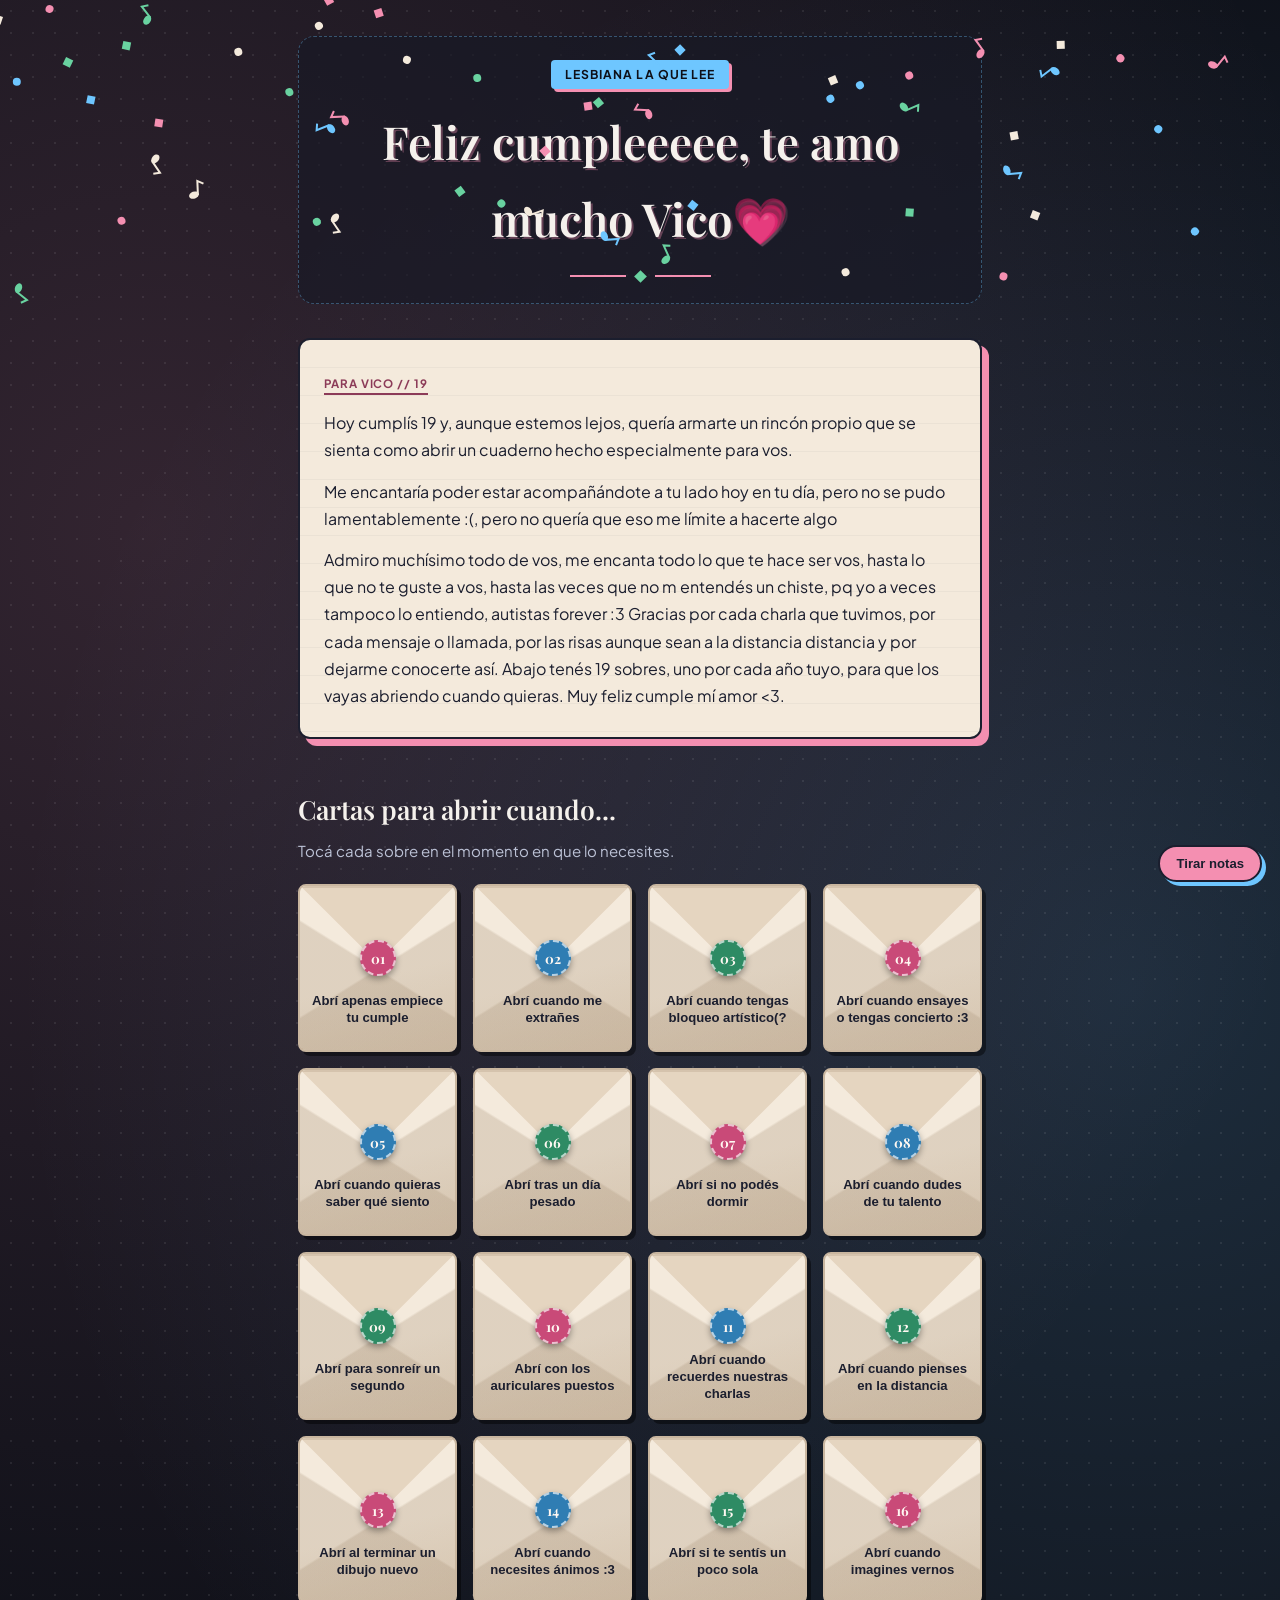
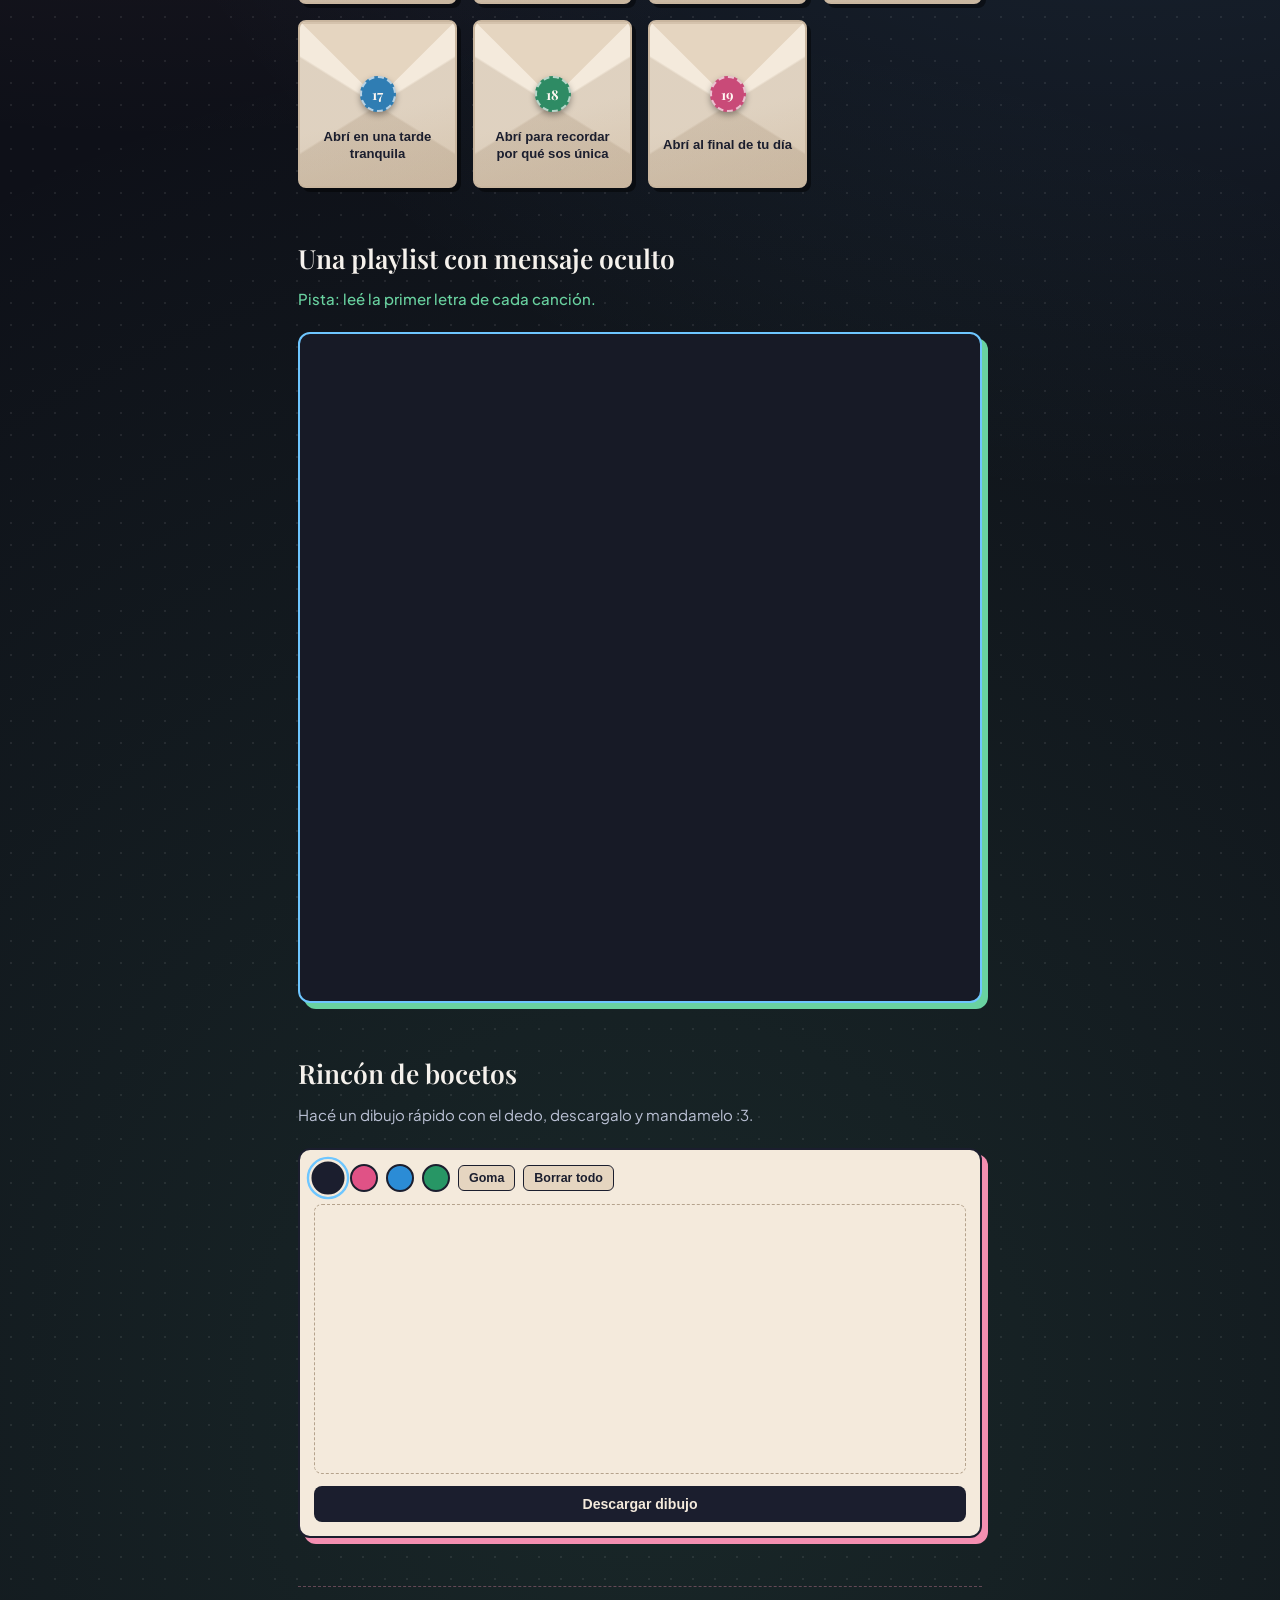
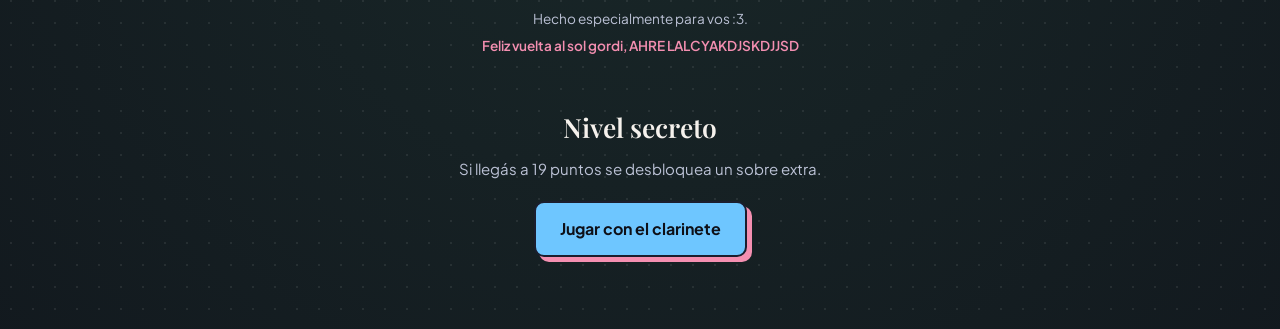
<file: index.html>
<!DOCTYPE html>
<html lang="es">
<head>
  <meta charset="UTF-8" />
  <meta name="viewport" content="width=device-width, initial-scale=1.0" />
  <title>Felices 19, Vieja</title>
  <meta property="og:title" content="Felices 19 :3" />
  <meta property="og:description" content="Hecho especialmente para vos." />
  <link rel="preconnect" href="https://fonts.googleapis.com">
  <link rel="preconnect" href="https://fonts.gstatic.com" crossorigin>
  <link href="https://fonts.googleapis.com/css2?family=Playfair+Display:ital,wght@0,600;1,500&family=Plus+Jakarta+Sans:wght@400;500;600&display=swap" rel="stylesheet">
  <link rel="stylesheet" href="style.css?v=4" />
  <script src="script.js?v=4" defer></script>
</head>
<body>
  <div class="fondo-luces" aria-hidden="true"></div>

  <main class="contenedor">
    <header class="hero">
      <span class="etiqueta-comic" id="subtitulo-hero"></span>
      <h1 id="titulo-hero"></h1>
      <div class="separador-arte">
        <span></span><i></i><span></span>
      </div>
    </header>

    <section class="tarjeta-principal">
      <div id="carta-principal" class="texto-carta"></div>
    </section>

    <section class="bloque">
      <h2>Cartas para abrir cuando...</h2>
      <p class="bajada">Tocá cada sobre en el momento en que lo necesites.</p>
      <div id="sobres-grid" class="grid-sobres"></div>
    </section>

    <section class="bloque">
      <h2>Una playlist con mensaje oculto</h2>
      <p id="pista-playlist" class="pista"></p>
      <div class="marco-spotify">
        <iframe
          id="spotify-frame"
          width="100%"
          height="660"
          frameborder="0"
          allow="autoplay; clipboard-write; encrypted-media; fullscreen; picture-in-picture"
          loading="lazy">
        </iframe>
      </div>
    </section>

    <section class="bloque">
      <h2>Rincón de bocetos</h2>
      <p class="bajada">Hacé un dibujo rápido con el dedo, descargalo y mandamelo :3.</p>
      <div class="bloc-caja">
        <div class="bloc-herramientas">
          <button type="button" class="color-btn activo" data-color="#1b1e2e" aria-label="Tinta oscura" style="background:#1b1e2e"></button>
          <button type="button" class="color-btn" data-color="#e05286" aria-label="Rosa" style="background:#e05286"></button>
          <button type="button" class="color-btn" data-color="#2b8cd6" aria-label="Azul" style="background:#2b8cd6"></button>
          <button type="button" class="color-btn" data-color="#279665" aria-label="Verde" style="background:#279665"></button>
          <button type="button" id="btn-goma" class="accion-bloc">Goma</button>
          <button type="button" id="btn-limpiar" class="accion-bloc">Borrar todo</button>
        </div>
        <canvas id="lienzo-dibujo"></canvas>
        <button type="button" id="btn-descargar" class="btn-descargar">Descargar dibujo</button>
      </div>
    </section>
    <footer class="cierre-web">
      <p>Hecho especialmente para vos :3.</p>
      <span>Feliz vuelta al sol gordi, AHRE LALCYAKDJSKDJJSD</span>
    </footer>
    <section class="bloque" style="text-align: center;">
      <h2>Nivel secreto</h2>
      <p class="bajada">Si llegás a 19 puntos se desbloquea un sobre extra.</p>
      <a href="juego.html" style="display: inline-block; background: #6ec6ff; color: #0e1018; border: 2px solid #1b1e2e; box-shadow: 5px 5px 0px #f48fb1; border-radius: 10px; padding: 12px 24px; font-weight: 700; text-decoration: none;">Jugar con el clarinete</a>
    </section>
    
    
  </main>

  <div id="modal" class="modal" role="dialog" aria-modal="true">
    <div class="modal-caja">
      <button id="cerrar-modal" class="btn-cerrar" aria-label="Cerrar">Cerrar</button>
      <span id="modal-etiqueta" class="etiqueta-comic"></span>
      <h3 id="modal-titulo"></h3>
      <div id="modal-texto" class="texto-carta"></div>
    </div>
  </div>

  <canvas id="lienzo-festejo" aria-hidden="true"></canvas>
  <button type="button" id="btn-festejo" class="btn-festejo">Tirar notas</button>
</body>
</html>
</file>
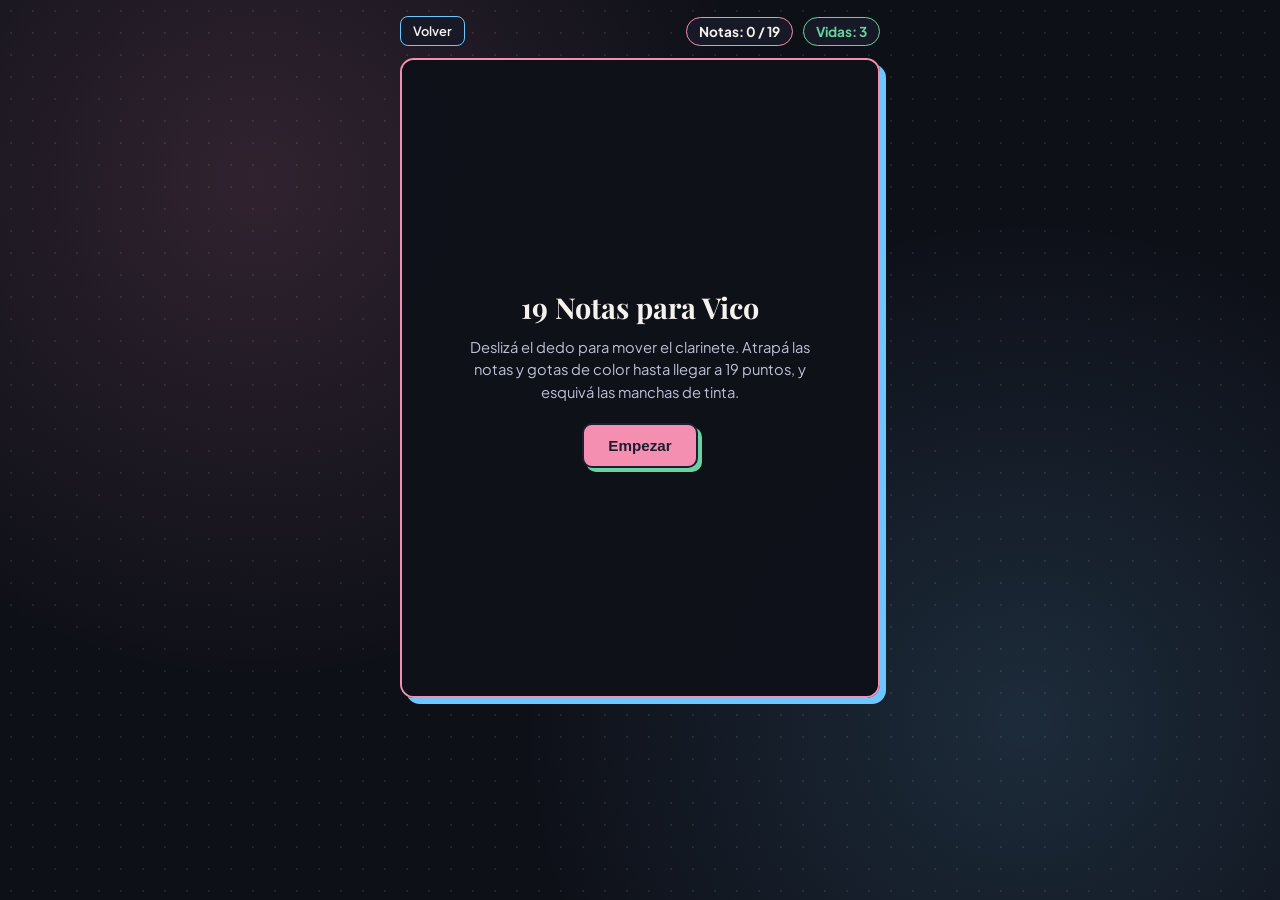
<file: juego.html>
<!DOCTYPE html>
<html lang="es">
<head>
  <meta charset="UTF-8" />
  <meta name="viewport" content="width=device-width, initial-scale=1.0, maximum-scale=1.0, user-scalable=no" />
  <title>Minijuego // 19 Notas para Vico</title>
  <link rel="preconnect" href="https://fonts.googleapis.com">
  <link rel="preconnect" href="https://fonts.gstatic.com" crossorigin>
  <link href="https://fonts.googleapis.com/css2?family=Playfair+Display:wght@600&family=Plus+Jakarta+Sans:wght@400;600;700&display=swap" rel="stylesheet">
  <style>
    :root {
      --fondo: #0e1018;
      --tarjeta: #171a26;
      --papel: #f4eadc;
      --tinta: #1b1e2e;
      --texto: #f5f1ec;
      --rosa: #f48fb1;
      --azul: #6ec6ff;
      --verde: #69d2a0;
    }

    * {
      box-sizing: border-box;
      margin: 0;
      padding: 0;
    }

    body {
      background-color: var(--fondo);
      background-image:
        radial-gradient(rgba(255, 255, 255, 0.08) 1px, transparent 1px),
        radial-gradient(circle at 20% 20%, rgba(244, 143, 177, 0.15), transparent 40%),
        radial-gradient(circle at 80% 80%, rgba(110, 198, 255, 0.15), transparent 40%);
      background-size: 22px 22px, 100% 100%, 100% 100%;
      color: var(--texto);
      font-family: 'Plus Jakarta Sans', sans-serif;
      min-height: 100vh;
      display: flex;
      flex-direction: column;
      align-items: center;
      padding: 16px;
      overflow: hidden;
    }

    .barra-superior {
      width: 100%;
      max-width: 480px;
      display: flex;
      justify-content: space-between;
      align-items: center;
      margin-bottom: 12px;
      gap: 10px;
    }

    .btn-volver {
      text-decoration: none;
      background: var(--tarjeta);
      color: var(--texto);
      border: 1.5px solid var(--azul);
      border-radius: 8px;
      padding: 6px 12px;
      font-size: 0.8rem;
      font-weight: 600;
    }

    .marcadores {
      display: flex;
      gap: 10px;
      font-size: 0.85rem;
      font-weight: 700;
    }

    .pill {
      background: var(--tarjeta);
      border: 1.5px solid var(--rosa);
      padding: 5px 12px;
      border-radius: 999px;
    }

    .pill.vidas {
      border-color: var(--verde);
      color: var(--verde);
    }

    .contenedor-juego {
      position: relative;
      width: 100%;
      max-width: 480px;
      flex: 1;
      max-height: 640px;
      background: rgba(23, 26, 38, 0.85);
      border: 2px solid var(--rosa);
      box-shadow: 6px 6px 0px var(--azul);
      border-radius: 14px;
      overflow: hidden;
    }

    canvas {
      display: block;
      width: 100%;
      height: 100%;
      touch-action: none;
    }

    .capa-overlay {
      position: absolute;
      inset: 0;
      background: rgba(14, 16, 24, 0.88);
      display: flex;
      flex-direction: column;
      align-items: center;
      justify-content: center;
      text-align: center;
      padding: 24px;
      z-index: 10;
    }

    .capa-overlay.oculto {
      display: none;
    }

    .capa-overlay h1 {
      font-family: 'Playfair Display', serif;
      font-size: 1.8rem;
      margin-bottom: 10px;
    }

    .capa-overlay p {
      color: #bcc2d6;
      font-size: 0.92rem;
      line-height: 1.5;
      margin-bottom: 20px;
      max-width: 340px;
    }

    .btn-jugar {
      background: var(--rosa);
      color: var(--tinta);
      border: 2px solid var(--tinta);
      box-shadow: 4px 4px 0px var(--verde);
      border-radius: 10px;
      padding: 12px 24px;
      font-size: 0.95rem;
      font-weight: 700;
      cursor: pointer;
    }

    .carta-secreta {
      background-color: var(--papel);
      background-image: repeating-linear-gradient(
        to bottom,
        transparent 0px,
        transparent 25px,
        rgba(27, 30, 46, 0.08) 26px
      );
      color: var(--tinta);
      border: 2px solid var(--tinta);
      box-shadow: 6px 6px 0px var(--verde);
      border-radius: 12px;
      padding: 22px 18px;
      text-align: left;
      max-width: 380px;
      width: 100%;
      margin-bottom: 18px;
      max-height: 65vh;
      overflow-y: auto;
    }

    .carta-secreta small {
      display: inline-block;
      font-size: 0.72rem;
      font-weight: 700;
      text-transform: uppercase;
      color: #8c3b58;
      border-bottom: 2px solid #8c3b58;
      margin-bottom: 10px;
    }

    .carta-secreta h2 {
      font-family: 'Playfair Display', serif;
      font-size: 1.35rem;
      margin-bottom: 10px;
    }

    .carta-secreta p {
      color: var(--tinta);
      font-size: 0.92rem;
      margin-bottom: 10px;
    }
  </style>
</head>
<body>

  <div class="barra-superior">
    <a href="index.html" class="btn-volver">Volver</a>
    <div class="marcadores">
      <div class="pill">Notas: <span id="puntos">0</span> / 19</div>
      <div class="pill vidas">Vidas: <span id="vidas">3</span></div>
    </div>
  </div>

  <div class="contenedor-juego" id="caja-juego">
    <canvas id="canvas-juego"></canvas>

    <!-- Pantalla inicial -->
    <div class="capa-overlay" id="pantalla-inicio">
      <h1>19 Notas para Vico</h1>
      <p>Deslizá el dedo para mover el clarinete. Atrapá las notas y gotas de color hasta llegar a 19 puntos, y esquivá las manchas de tinta.</p>
      <button type="button" class="btn-jugar" id="btn-iniciar">Empezar</button>
    </div>

    <!-- Pantalla de derrota -->
    <div class="capa-overlay oculto" id="pantalla-perdiste">
      <h1>Se manchó la partitura</h1>
      <p>Te quedaste sin vidas, pero podés intentarlo de nuevo para desbloquear el sobre secreto.</p>
      <button type="button" class="btn-jugar" id="btn-reintentar">Jugar otra vez</button>
    </div>

    <!-- Pantalla de victoria con carta oculta -->
    <div class="capa-overlay oculto" id="pantalla-ganaste">
      <div class="carta-secreta">
        <small>Sobre secreto desbloqueado // 19 pts</small>
        <h2 id="titulo-secreto"></h2>
        <div id="texto-secreto"></div>
      </div>
      <button type="button" class="btn-jugar" id="btn-jugar-nuevo">Jugar de nuevo</button>
    </div>
  </div>

  <script>
    // Editá acá el mensaje secreto que se desbloquea al llegar a 19 puntos:
    const RECOMPENSA = {
      titulo: "Te ganaste el sobre oculto",
      texto: `Si llegaste hasta acá es porque tenés buenos reflejos (o mucha paciencia con mi jueguito).

Solo quería dejarte un extra escondido para decirte que sos lo mejor que me pasó y que ojalá estos 19 te traigan muchas felicidades, ah re pesada perdón 😭
Ah y si me pasas tu alias en estos dias te llega una transferencia mia
Vale extra: cuando nos veamos, este sobre se canjea por lo que vos elijas hacer ese día. Te amo mucho, Vico <3`
    };

    const META_PUNTOS = 19;
    const canvas = document.getElementById("canvas-juego");
    const ctx = canvas.getContext("2d");
    const caja = document.getElementById("caja-juego");

    const elPuntos = document.getElementById("puntos");
    const elVidas = document.getElementById("vidas");
    const pantallaInicio = document.getElementById("pantalla-inicio");
    const pantallaPerdiste = document.getElementById("pantalla-perdiste");
    const pantallaGanaste = document.getElementById("pantalla-ganaste");

    document.getElementById("titulo-secreto").textContent = RECOMPENSA.titulo;
    const contTexto = document.getElementById("texto-secreto");
    RECOMPENSA.texto.split("\n\n").forEach((parrafo) => {
      const p = document.createElement("p");
      p.textContent = parrafo.trim();
      contTexto.appendChild(p);
    });

    let ancho = 360;
    let alto = 560;
    let puntos = 0;
    let vidas = 3;
    let jugando = false;
    let objetos = [];
    let ultimoSpawn = 0;
    let animId = null;

    const clarinete = {
      x: 180,
      y: 500,
      ancho: 118,
      alto: 22
    };

    function ajustarCanvas() {
      ancho = caja.clientWidth;
      alto = caja.clientHeight;
      canvas.width = ancho;
      canvas.height = alto;
      clarinete.y = alto - 48;
      if (clarinete.x > ancho - clarinete.ancho / 2) {
        clarinete.x = ancho / 2;
      }
    }

    window.addEventListener("resize", ajustarCanvas);
    ajustarCanvas();

    function moverClarinete(clientX) {
      const rect = canvas.getBoundingClientRect();
      let nuevaX = clientX - rect.left;
      const mitad = clarinete.ancho / 2;
      if (nuevaX < mitad) nuevaX = mitad;
      if (nuevaX > ancho - mitad) nuevaX = ancho - mitad;
      clarinete.x = nuevaX;
    }

    canvas.addEventListener("pointerdown", (e) => {
      if (jugando) moverClarinete(e.clientX);
    });

    canvas.addEventListener("pointermove", (e) => {
      if (jugando) moverClarinete(e.clientX);
    });

    function dibujarClarinete() {
      const x = clarinete.x - clarinete.ancho / 2;
      const y = clarinete.y;
      const w = clarinete.ancho;
      const h = clarinete.alto;

      ctx.save();
      // Brillo suave alrededor
      ctx.shadowColor = "rgba(110, 198, 255, 0.45)";
      ctx.shadowBlur = 10;

      // Cuerpo principal de madera oscura
      ctx.fillStyle = "#141722";
      ctx.strokeStyle = "#6ec6ff";
      ctx.lineWidth = 1.5;
      ctx.beginPath();
      ctx.roundRect(x + 14, y + 5, w - 34, h - 10, 4);
      ctx.fill();
      ctx.stroke();

      // Boquilla (izquierda)
      ctx.fillStyle = "#252a3d";
      ctx.beginPath();
      ctx.moveTo(x, y + 8);
      ctx.lineTo(x + 16, y + 5);
      ctx.lineTo(x + 16, y + h - 5);
      ctx.lineTo(x, y + h - 8);
      ctx.closePath();
      ctx.fill();
      ctx.stroke();

      // Campana (derecha)
      ctx.fillStyle = "#141722";
      ctx.beginPath();
      ctx.moveTo(x + w - 22, y + 5);
      ctx.lineTo(x + w, y + 1);
      ctx.lineTo(x + w, y + h - 1);
      ctx.lineTo(x + w - 22, y + h - 5);
      ctx.closePath();
      ctx.fill();
      ctx.stroke();

      // Anillos y llaves plateadas
      ctx.shadowBlur = 0;
      ctx.fillStyle = "#f4eadc";
      for (let i = 24; i < w - 28; i += 13) {
        ctx.beginPath();
        ctx.arc(x + i, y + h / 2, 2.6, 0, Math.PI * 2);
        ctx.fill();
      }
      ctx.fillRect(x + 15, y + 4, 2.5, h - 8);
      ctx.fillRect(x + w - 23, y + 4, 2.5, h - 8);
      ctx.restore();
    }

    function crearObjeto() {
      const colores = ["#f48fb1", "#6ec6ff", "#69d2a0"];
      const azar = Math.random();
      let tipo = "nota"; // +1 punto
      if (azar > 0.72) tipo = "tinta"; // -1 vida
      else if (azar > 0.52) tipo = "gota"; // +2 puntos

      objetos.push({
        x: 24 + Math.random() * (ancho - 48),
        y: -25,
        radio: 14,
        vel: 2.5 + Math.random() * 2.2 + (puntos * 0.06),
        tipo: tipo,
        color: colores[Math.floor(Math.random() * colores.length)]
      });
    }

    function dibujarObjeto(obj) {
      ctx.save();
      ctx.translate(obj.x, obj.y);

      if (obj.tipo === "nota") {
        ctx.fillStyle = obj.color;
        ctx.strokeStyle = obj.color;
        ctx.lineWidth = 2.5;
        ctx.beginPath();
        ctx.ellipse(-3, 5, 6, 4.5, -0.35, 0, Math.PI * 2);
        ctx.fill();
        ctx.beginPath();
        ctx.moveTo(2, 5);
        ctx.lineTo(2, -11);
        ctx.lineTo(10, -7);
        ctx.stroke();
      } else if (obj.tipo === "gota") {
        ctx.fillStyle = obj.color;
        ctx.beginPath();
        ctx.moveTo(0, -11);
        ctx.bezierCurveTo(9, -1, 9, 10, 0, 10);
        ctx.bezierCurveTo(-9, 10, -9, -1, 0, -11);
        ctx.fill();
        // Destello blanco
        ctx.fillStyle = "rgba(255,255,255,0.65)";
        ctx.beginPath();
        ctx.arc(-2.5, 3, 2, 0, Math.PI * 2);
        ctx.fill();
      } else {
        // Mancha de tinta oscura
        ctx.fillStyle = "#100814";
        ctx.strokeStyle = "#f48fb1";
        ctx.lineWidth = 1.4;
        ctx.beginPath();
        ctx.arc(0, 0, 10, 0, Math.PI * 2);
        ctx.arc(-8, -4, 4.5, 0, Math.PI * 2);
        ctx.arc(8, 3, 5, 0, Math.PI * 2);
        ctx.arc(3, -8, 4, 0, Math.PI * 2);
        ctx.fill();
        ctx.stroke();
      }

      ctx.restore();
    }

    function hayColision(obj) {
      const izq = clarinete.x - clarinete.ancho / 2;
      const der = clarinete.x + clarinete.ancho / 2;
      const sup = clarinete.y;
      const inf = clarinete.y + clarinete.alto;

      return (
        obj.x + obj.radio > izq &&
        obj.x - obj.radio < der &&
        obj.y + obj.radio > sup &&
        obj.y - obj.radio < inf
      );
    }

    function bucle(tiempo) {
      if (!jugando) return;

      ctx.clearRect(0, 0, ancho, alto);

      if (tiempo - ultimoSpawn > 680) {
        crearObjeto();
        ultimoSpawn = tiempo;
      }

      dibujarClarinete();

      for (let i = objetos.length - 1; i >= 0; i--) {
        const obj = objetos[i];
        obj.y += obj.vel;
        dibujarObjeto(obj);

        if (hayColision(obj)) {
          if (obj.tipo === "tinta") {
            vidas--;
            elVidas.textContent = vidas;
          } else {
            puntos += obj.tipo === "gota" ? 2 : 1;
            if (puntos > META_PUNTOS) puntos = META_PUNTOS;
            elPuntos.textContent = puntos;
          }
          objetos.splice(i, 1);

          if (vidas <= 0) {
            jugando = false;
            pantallaPerdiste.classList.remove("oculto");
            return;
          }

          if (puntos >= META_PUNTOS) {
            jugando = false;
            pantallaGanaste.classList.remove("oculto");
            return;
          }
        } else if (obj.y > alto + 30) {
          objetos.splice(i, 1);
        }
      }

      animId = requestAnimationFrame(bucle);
    }

    function iniciarPartida() {
      ajustarCanvas();
      puntos = 0;
      vidas = 3;
      objetos = [];
      ultimoSpawn = 0;
      elPuntos.textContent = "0";
      elVidas.textContent = "3";

      pantallaInicio.classList.add("oculto");
      pantallaPerdiste.classList.add("oculto");
      pantallaGanaste.classList.add("oculto");

      jugando = true;
      if (animId) cancelAnimationFrame(animId);
      animId = requestAnimationFrame(bucle);
    }

    document.getElementById("btn-iniciar").addEventListener("click", iniciarPartida);
    document.getElementById("btn-reintentar").addEventListener("click", iniciarPartida);
    document.getElementById("btn-jugar-nuevo").addEventListener("click", iniciarPartida);
  </script>
</body>
</html>
</file>
<file: style.css>
:root {
  --fondo: #0e1018;
  --tarjeta: #171a26;
  --papel: #f4eadc;
  --papel-solapa: #e5d5c0;
  --tinta: #1b1e2e;
  --texto: #f5f1ec;
  --texto-suave: #bcc2d6;
  --rosa: #f48fb1;
  --azul: #6ec6ff;
  --verde: #69d2a0;
}

* {
  box-sizing: border-box;
  margin: 0;
  padding: 0;
}

body {
  background-color: var(--fondo);
  background-image:
    radial-gradient(rgba(255, 255, 255, 0.08) 1px, transparent 1px),
    radial-gradient(circle at 12% 15%, rgba(244, 143, 177, 0.16), transparent 38%),
    radial-gradient(circle at 88% 28%, rgba(110, 198, 255, 0.16), transparent 40%),
    radial-gradient(circle at 50% 85%, rgba(105, 210, 160, 0.12), transparent 45%);
  background-size: 22px 22px, 100% 100%, 100% 100%, 100% 100%;
  color: var(--texto);
  font-family: 'Plus Jakarta Sans', sans-serif;
  line-height: 1.7;
  min-height: 100vh;
}

.contenedor {
  max-width: 720px;
  margin: 0 auto;
  padding: 36px 18px 72px;
}

.hero {
  text-align: center;
  margin-bottom: 34px;
  padding: 22px 16px;
  border: 1px dashed rgba(110, 198, 255, 0.35);
  border-radius: 16px;
  background: rgba(23, 26, 38, 0.65);
  position: relative;
}

.etiqueta-comic {
  display: inline-block;
  font-size: 0.76rem;
  font-weight: 700;
  letter-spacing: 0.09em;
  text-transform: uppercase;
  color: var(--fondo);
  background: var(--azul);
  padding: 4px 14px;
  border-radius: 4px;
  box-shadow: 3px 3px 0px var(--rosa);
  margin-bottom: 14px;
}

h1, h2, h3 {
  font-family: 'Playfair Display', serif;
  font-weight: 600;
}

h1 {
  font-size: clamp(2rem, 6vw, 2.85rem);
  text-shadow: 2px 2px 0px rgba(244, 143, 177, 0.35);
}

.separador-arte {
  display: flex;
  align-items: center;
  justify-content: center;
  gap: 10px;
  margin-top: 14px;
}

.separador-arte span {
  width: 56px;
  height: 2px;
  background: var(--rosa);
}

.separador-arte i {
  width: 9px;
  height: 9px;
  transform: rotate(45deg);
  background: var(--verde);
}

.tarjeta-principal {
  background-color: var(--papel);
  background-image: repeating-linear-gradient(
    to bottom,
    transparent 0px,
    transparent 27px,
    rgba(27, 30, 46, 0.08) 28px
  );
  color: var(--tinta);
  border: 2px solid var(--tinta);
  border-radius: 12px;
  padding: 28px 24px;
  box-shadow: 7px 7px 0px var(--rosa);
  position: relative;
}

.tarjeta-principal::before {
  content: "PARA VICO // 19";
  display: inline-block;
  font-size: 0.72rem;
  font-weight: 700;
  letter-spacing: 0.08em;
  color: #8c3b58;
  border-bottom: 2px solid #8c3b58;
  margin-bottom: 14px;
}

.texto-carta p + p {
  margin-top: 14px;
}

.bloque {
  margin-top: 48px;
}

.bloque h2 {
  font-size: 1.65rem;
  margin-bottom: 6px;
}

.bajada, .pista {
  color: var(--texto-suave);
  font-size: 0.94rem;
  margin-bottom: 20px;
}

.pista {
  color: var(--verde);
  font-weight: 500;
}

.grid-sobres {
  display: grid;
  grid-template-columns: repeat(auto-fill, minmax(152px, 1fr));
  gap: 16px;
}

.sobre {
  position: relative;
  min-height: 168px;
  background: linear-gradient(165deg, var(--papel) 55%, #e8d9c5 100%);
  border: 2px solid #c9b69f;
  border-radius: 8px;
  padding: 96px 10px 12px;
  text-align: center;
  color: var(--tinta);
  cursor: pointer;
  overflow: hidden;
  box-shadow: 4px 4px 0px rgba(0, 0, 0, 0.45);
  transition: transform 0.2s ease, box-shadow 0.2s ease;
}

.sobre:hover, .sobre:focus-visible {
  transform: translateY(-4px) rotate(-1deg);
  box-shadow: 6px 6px 0px var(--azul);
  outline: none;
}

.sobre-pliegues {
  position: absolute;
  inset: 0;
  background:
    linear-gradient(32deg, rgba(168, 146, 120, 0.28) 49%, transparent 50%),
    linear-gradient(-32deg, rgba(168, 146, 120, 0.28) 49%, transparent 50%);
  pointer-events: none;
}

.sobre-solapa {
  position: absolute;
  top: 0;
  left: 0;
  width: 100%;
  height: 84px;
  background: var(--papel-solapa);
  clip-path: polygon(0 0, 50% 92%, 100% 0);
  border-top: 2px solid #d5c3ad;
  transform-origin: top center;
  transition: transform 0.25s ease;
  z-index: 1;
}

.sobre:hover .sobre-solapa {
  transform: scaleY(0.84);
}

.sello-lacre {
  position: absolute;
  top: 72px;
  left: 50%;
  transform: translate(-50%, -50%);
  width: 36px;
  height: 36px;
  border-radius: 50%;
  background: #c94a78;
  color: #fff8f2;
  font-family: 'Playfair Display', serif;
  font-size: 0.85rem;
  font-weight: 700;
  display: flex;
  align-items: center;
  justify-content: center;
  border: 2px dashed rgba(255, 255, 255, 0.65);
  box-shadow: 0 3px 6px rgba(0, 0, 0, 0.35);
  z-index: 2;
}

.sobre:nth-child(3n + 2) .sello-lacre {
  background: #2f7db3;
}

.sobre:nth-child(3n + 3) .sello-lacre {
  background: #2e8b64;
}

.sobre strong {
  position: relative;
  z-index: 2;
  display: block;
  font-size: 0.82rem;
  font-weight: 600;
  line-height: 1.28;
  color: var(--tinta);
}

.sobre.abierto {
  opacity: 0.82;
}

.sobre.abierto::after {
  content: "Abierta";
  position: absolute;
  bottom: 4px;
  right: 6px;
  font-size: 0.62rem;
  font-weight: 700;
  text-transform: uppercase;
  color: #7d6b57;
}

.marco-spotify {
  border-radius: 12px;
  overflow: hidden;
  border: 2px solid var(--azul);
  box-shadow: 6px 6px 0px var(--verde);
  background: var(--tarjeta);
}

.bloc-caja {
  background: var(--papel);
  border: 2px solid var(--tinta);
  border-radius: 12px;
  padding: 14px;
  box-shadow: 6px 6px 0px var(--rosa);
}

.bloc-herramientas {
  display: flex;
  flex-wrap: wrap;
  align-items: center;
  gap: 8px;
  margin-bottom: 12px;
}

.color-btn {
  width: 28px;
  height: 28px;
  border-radius: 50%;
  border: 2px solid var(--tinta);
  cursor: pointer;
  transition: transform 0.15s ease;
}

.color-btn.activo {
  transform: scale(1.18);
  outline: 2px solid var(--azul);
  outline-offset: 2px;
}

.accion-bloc {
  background: #e5d5c0;
  color: var(--tinta);
  border: 1.5px solid var(--tinta);
  border-radius: 6px;
  padding: 5px 10px;
  font-size: 0.78rem;
  font-weight: 600;
  cursor: pointer;
}

.accion-bloc.activo {
  background: var(--azul);
}

#lienzo-dibujo {
  display: block;
  width: 100%;
  height: 270px;
  background: #f4eadc;
  border: 1.5px dashed #b5a38d;
  border-radius: 8px;
  touch-action: none;
  cursor: crosshair;
}

.btn-descargar {
  margin-top: 12px;
  width: 100%;
  background: var(--tinta);
  color: var(--papel);
  border: none;
  border-radius: 8px;
  padding: 10px;
  font-size: 0.88rem;
  font-weight: 600;
  cursor: pointer;
}

.modal {
  position: fixed;
  inset: 0;
  background: rgba(8, 9, 15, 0.85);
  backdrop-filter: blur(4px);
  display: none;
  align-items: center;
  justify-content: center;
  padding: 18px;
  z-index: 50;
}

.modal.activo {
  display: flex;
}

.modal-caja {
  background-color: var(--papel);
  background-image: repeating-linear-gradient(
    to bottom,
    transparent 0px,
    transparent 27px,
    rgba(27, 30, 46, 0.08) 28px
  );
  color: var(--tinta);
  border: 2px solid var(--tinta);
  box-shadow: 7px 7px 0px var(--azul);
  border-radius: 12px;
  max-width: 540px;
  width: 100%;
  max-height: 82vh;
  overflow-y: auto;
  padding: 26px 22px;
  position: relative;
}

.modal-caja h3 {
  font-size: 1.4rem;
  margin-bottom: 14px;
  color: var(--tinta);
}

.btn-cerrar {
  float: right;
  background: var(--tinta);
  color: var(--papel);
  border: none;
  border-radius: 6px;
  padding: 6px 12px;
  font-size: 0.8rem;
  font-weight: 600;
  cursor: pointer;
}

#lienzo-festejo {
  position: fixed;
  inset: 0;
  width: 100%;
  height: 100%;
  pointer-events: none;
  z-index: 60;
}

.btn-festejo {
  position: fixed;
  bottom: 18px;
  right: 18px;
  z-index: 40;
  background: var(--rosa);
  color: var(--tinta);
  border: 2px solid var(--tinta);
  box-shadow: 4px 4px 0px var(--azul);
  border-radius: 999px;
  padding: 9px 16px;
  font-size: 0.82rem;
  font-weight: 700;
  cursor: pointer;
}
.cierre-web {
  margin-top: 48px;
  padding-top: 20px;
  border-top: 1px dashed rgba(244, 143, 177, 0.35);
  text-align: center;
  color: var(--texto-suave);
  font-size: 0.85rem;
}

.cierre-web span {
  display: block;
  margin-top: 4px;
  color: var(--rosa);
  font-weight: 600;
}
</file>
